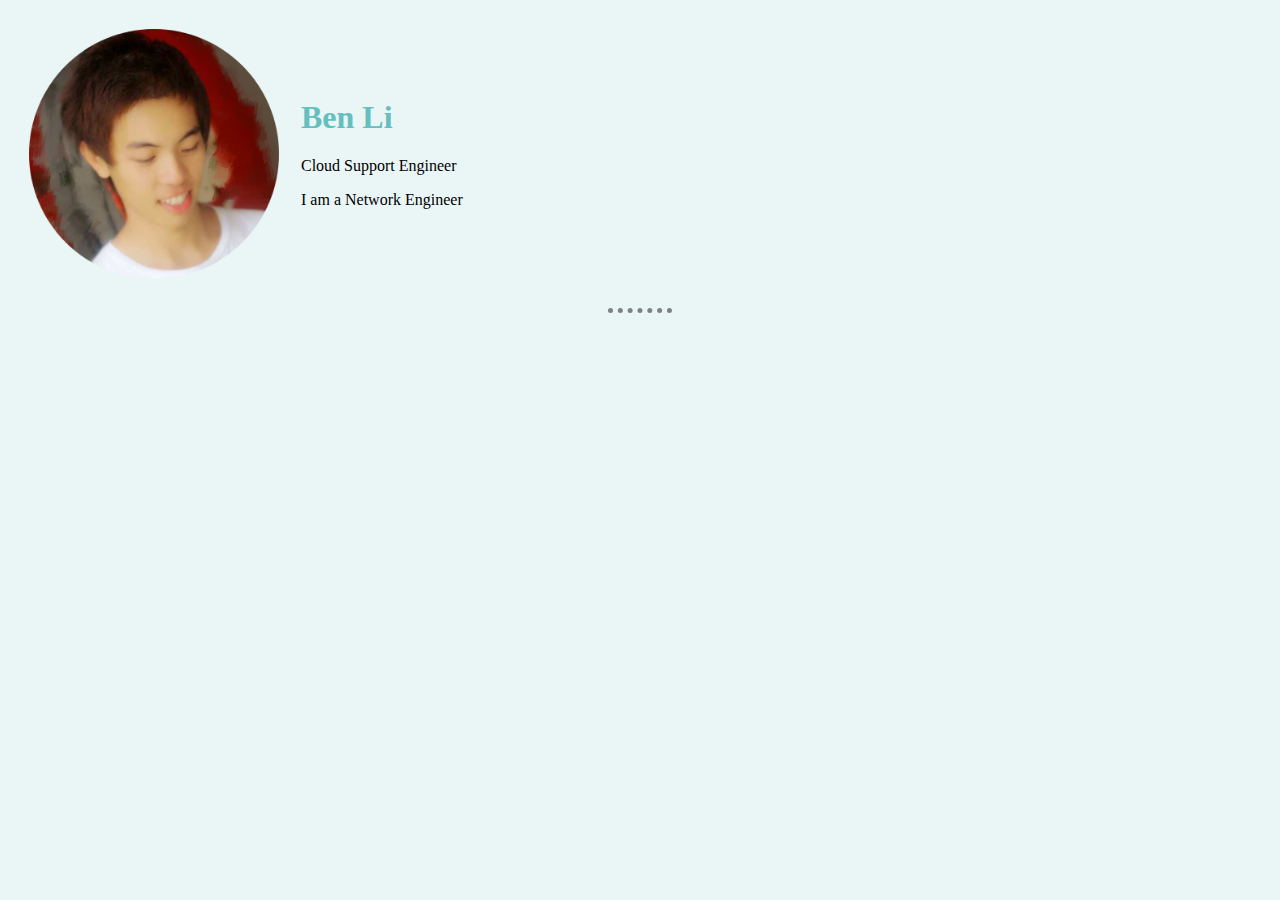
<file: index.html>
<html>
    <head>
        <meta charset="utf-8">
        <title>Ben's Personal Site</title>
        <link rel="stylesheet" href="css/styles.css">

    </head>
    
    <body>
        <table cellspacing="20">
            <tr>
                <td><img src="images/ben.png" alt="ben profile picture" width="250"></td>
                <td><h1>Ben Li</h1>
                <p>Cloud Support Engineer</p>
                <p>I am a Network Engineer</p></td>

            </tr>
        </table>
        <hr>
    </body>
</html>
</file>
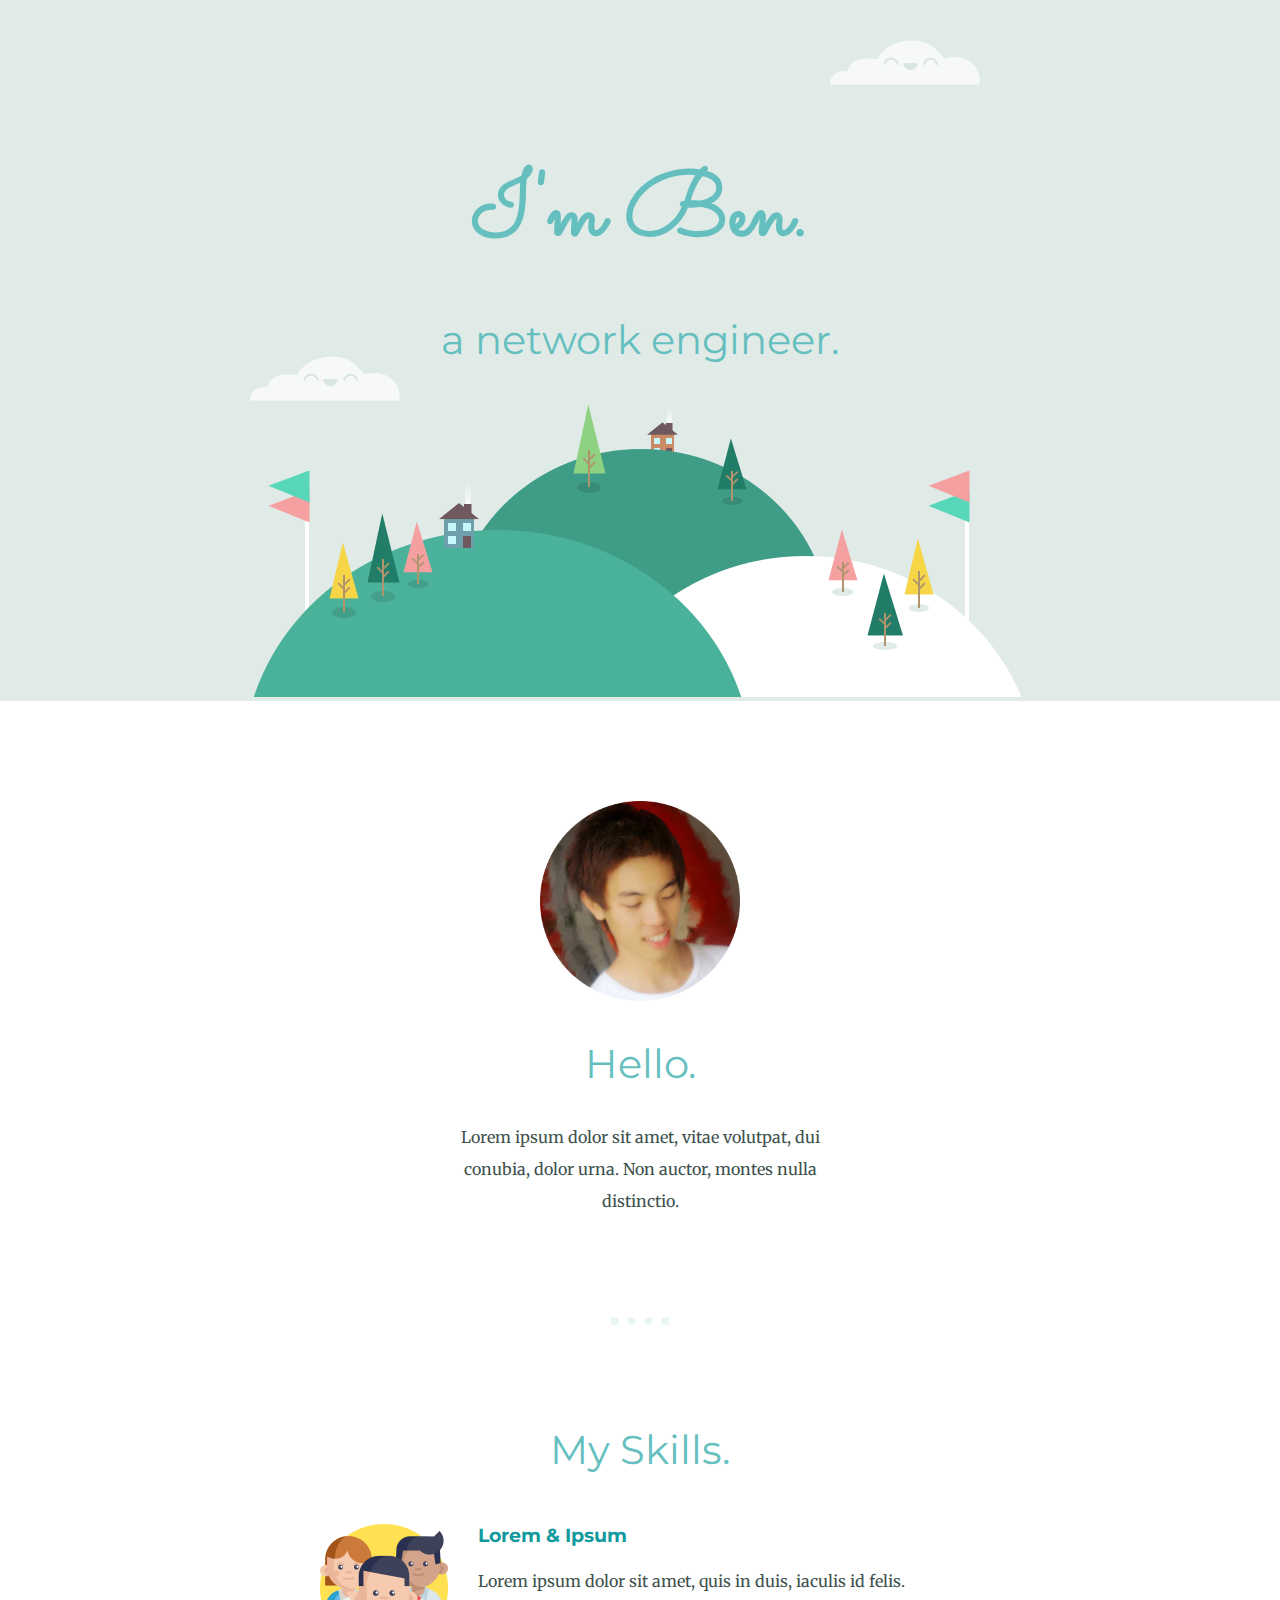
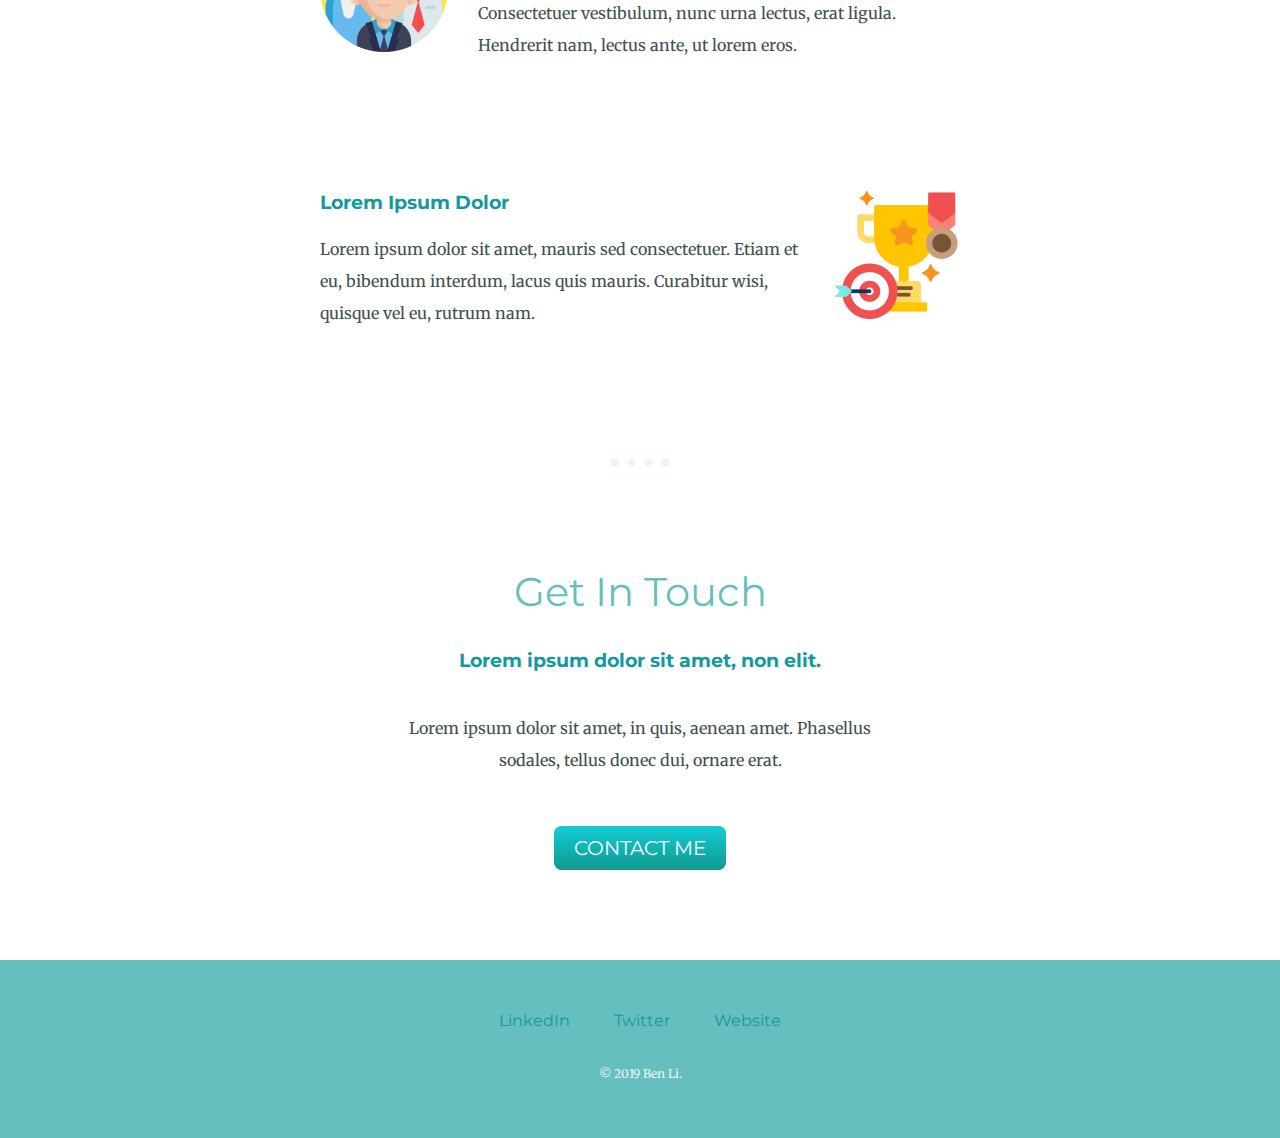
<file: cssMySite/index.html>
<!DOCTYPE html>
<html>
    <head>
        <meta charset="utf-8">
        <title>Ben Li</title>
        <link rel="stylesheet" href="css/styles.css">
        <link rel="icon" href="favicon.ico">
        <link href="https://fonts.googleapis.com/css?family=Merriweather|Montserrat|Sacramento&display=swap" rel="stylesheet">
    </head>
    <body>
        <div class="top-container">
            <img class="top-cloud" src="images/cloud.png" alt="cloud-img">
            <h1>I'm Ben.</h1>
            <h2>a network engineer.</h2>
            <img class="bottom-cloud" src="images/cloud.png" alt="cloud-img">
            <img src="images/mountain.png" alt="mountain-img">
        </div>
        <div class="middle-container">
            <div class="profile">
              <img class="profile-image" src="images/ben.png" alt="profile-image">
              <h2>Hello.</h2>
              <p class="intro">Lorem ipsum dolor sit amet, vitae volutpat, dui conubia, dolor urna. Non auctor, montes nulla distinctio.</p>
            </div>
            <hr>
            <div class="skills">
              <h2>My Skills.</h2>
              <div class="skill-row">
                <img class="teamwork-image" src="images/teamwork.png" alt="teamwork-image">
                <h3>Lorem & Ipsum</h3>
                <p>Lorem ipsum dolor sit amet, quis in duis, iaculis id felis. Consectetuer vestibulum, nunc urna lectus, erat ligula. Hendrerit nam, lectus ante, ut lorem eros.</p>
              </div>
              <div class="skill-row">
                <img class="achievement-image" src="images/achievement.png" alt="achievement-image">
                <h3>Lorem Ipsum Dolor</h3>
                <p>Lorem ipsum dolor sit amet, mauris sed consectetuer. Etiam et eu, bibendum interdum, lacus quis mauris. Curabitur wisi, quisque vel eu, rutrum nam.</p>
              </div>
            </div>
            <hr>
            <div class="contact-me">
              <h2>Get In Touch</h2>
              <h3>Lorem ipsum dolor sit amet, non elit.</h3>
              <p class="contact-message">Lorem ipsum dolor sit amet, in quis, aenean amet. Phasellus sodales, tellus donec dui, ornare erat.</p>
              <a class="btn" href="mailto:name@email.com">CONTACT ME</a>
            </div>
          </div>
          
          
          <div class="bottom-container">
            <a class="footer-link" href="https://www.linkedin.com/">LinkedIn</a>
            <a class="footer-link" href="https://twitter.com/">Twitter</a>
            <a class="footer-link" href="https://www.appbrewery.co/">Website</a>
            <p class="copyright">© 2019 Ben Li.</p>
          </div>
    </body>
</html>
</file>
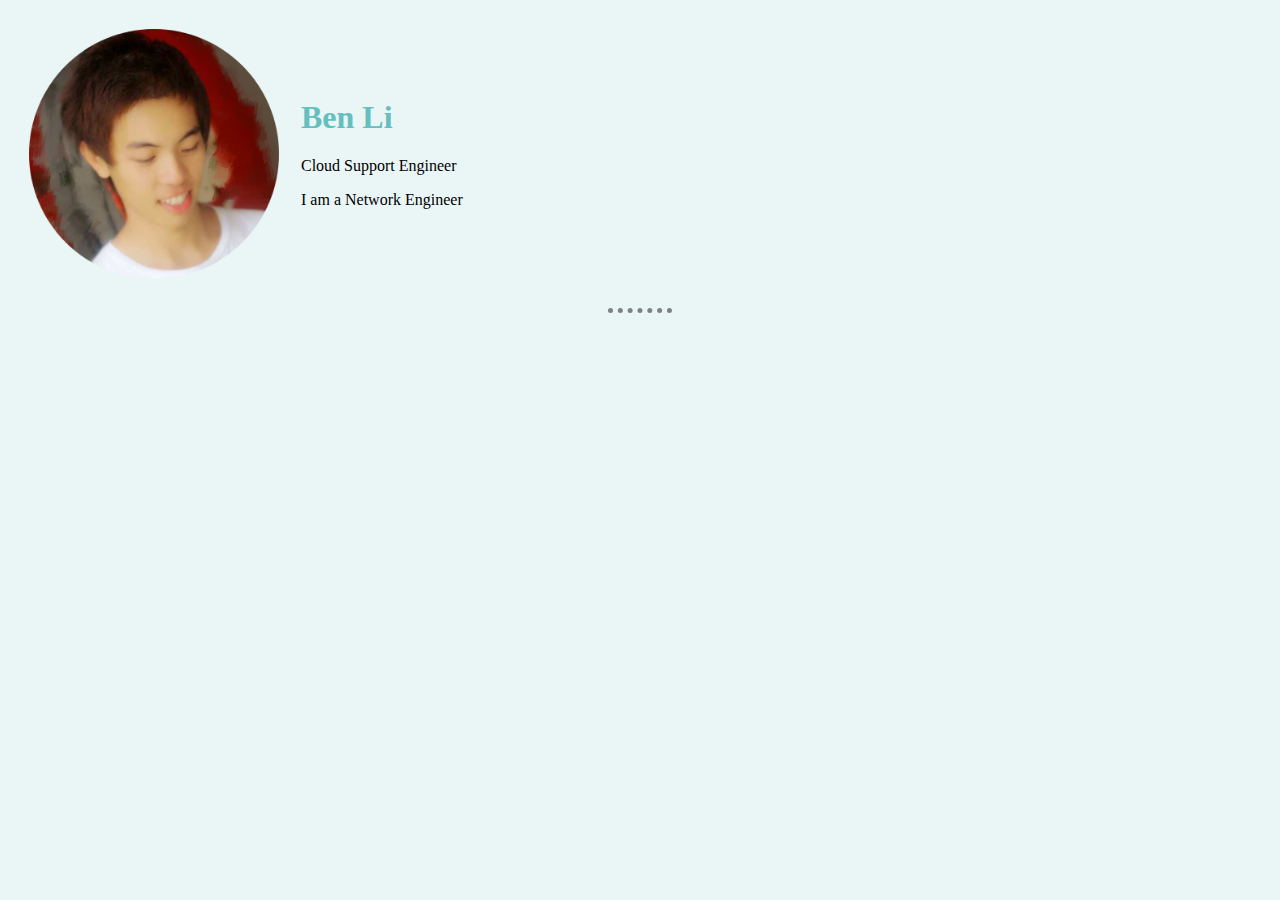
<file: cv/index.html>
<html>
    <head>
        <meta charset="utf-8">
        <title>Ben's Personal Site</title>
        <link rel="stylesheet" href="css/styles.css">
    </head>
    
    <body>
        <table cellspacing="20">
            <tr>
                <td><img src="images/ben.png" alt="ben profile picture" width="250"></td>
                <td><h1>Ben Li</h1>
                <p>Cloud Support Engineer</p>
                <p>I am a Network Engineer</p></td>

            </tr>
        </table>
        <hr>
    </body>
</html>
</file>
<file: css/styles.css>
body {
    background-color: #EAF6F6;
}

h1 {
    color: #66BFBF
}

hr {
    border-style: none;
    border-top-style: dotted;
    border-color: grey;
    border-width: 5px;
    width: 5%;
}
</file>
<file: cssMySite/css/styles.css>
body {
    color: #40514E;
    margin: 0;
    text-align: center;
    font-family: 'Merriweather', serif;
}

h1{
    color: #66BFBF;
    font-family: 'Sacramento', cursive;
    font-size: 5.625rem;
    margin: 50px auto 0 auto;
}

h2 {
    color: #66BFBF;
    font-family: 'Montserrat', sans-serif;
    font-size: 2.5rem;
    font-weight: normal;
}

h3 {
    color: #11999E;
    font-family: 'Montserrat', sans-serif;
}

p {
    line-height: 2;
}

hr {
    border: dotted #EAF6F6;
    border-bottom: none;
    border-top-width: 8px;
    width: 4%;
    margin: 100px auto;
}   

a {
    color: #11999E;
    font-family: 'Montserrat', sans-serif;
    margin: 10px 20px;
    text-decoration: none;
}

a:hover {
    color: #EAF6F6;
}


.profile-image{
    width: 200px;
}

.top-container {
    background-color: #e0ebe8;
    position: relative;
    padding-top: 100px;
}

.middle-container {
    margin: 100px 0;

}

.bottom-container {
    background-color: #66BFBF;
    padding: 50px 0 20px;
}

.teamwork-image {
    float: left;
    margin-right: 30px;
    width: 20%;
}

.achievement-image {
    float: right;
    margin-left: 30px;
    width: 20%;
}

.skill-row{
    width: 50%;
    margin: 50px auto 130px auto;
    text-align: left;
}

.intro {
    width: 30%;
    margin: auto;
}

.contact-message {
    width: 40%;
    margin: 40px auto 60px;
}

.top-cloud {
    position: absolute;
    right: 300px;
    top: 40px;
}

.bottom-cloud{
    position: absolute;
    left: 250px;
    bottom: 300px;
}

.btn {
    background: #11cdd4;
    background-image: -webkit-linear-gradient(top, #11cdd4, #119992);
    background-image: -moz-linear-gradient(top, #11cdd4, #11999e);
    background-image: -ms-linear-gradient(top, #11cdd4, #11999e);
    background-image: -o-linear-gradient(top, #11cdd4, #11999e);
    background-image: linear-gradient(to buttom, #11cdd4, #11999e);
    -webkit-border-radius: 8;
    -moz-border-radius: 8;
    border-radius: 8px;
    font-family: 'Montserrat', sans-serif;
    color: #ffffff;
    font-size: 20px;
    padding: 10px 20px 10px 20px;
    text-decoration: none;
}

.btn:hover {
    background: #30e3cb;
    background-image: -webkit-linear-gradient(top, #30e4cb, #2bc4ad);
    background-image: -moz-linear-gradient(top, #30e4cb, #2bc4ad);
    background-image: -ms-linear-gradient(top, #30e4cb, #2bc4ad);
    background-image: -o-linear-gradient(top, #30e4cb, #2bc4ad);
    background-image: linear-gradient(to buttom, #30e4cb, #2bc4ad);
    text-decoration: none;
}

.copyright {
    color: #EAF6F6;
    font-size: 0.75rem;
    padding: 20px 0;
}
</file>
<file: cv/css/styles.css>
body {
    background-color: #EAF6F6;
}

h1 {
    color: #66BFBF
}

hr {
    border-style: none;
    border-top-style: dotted;
    border-color: grey;
    border-width: 5px;
    width: 5%;
}
</file>
